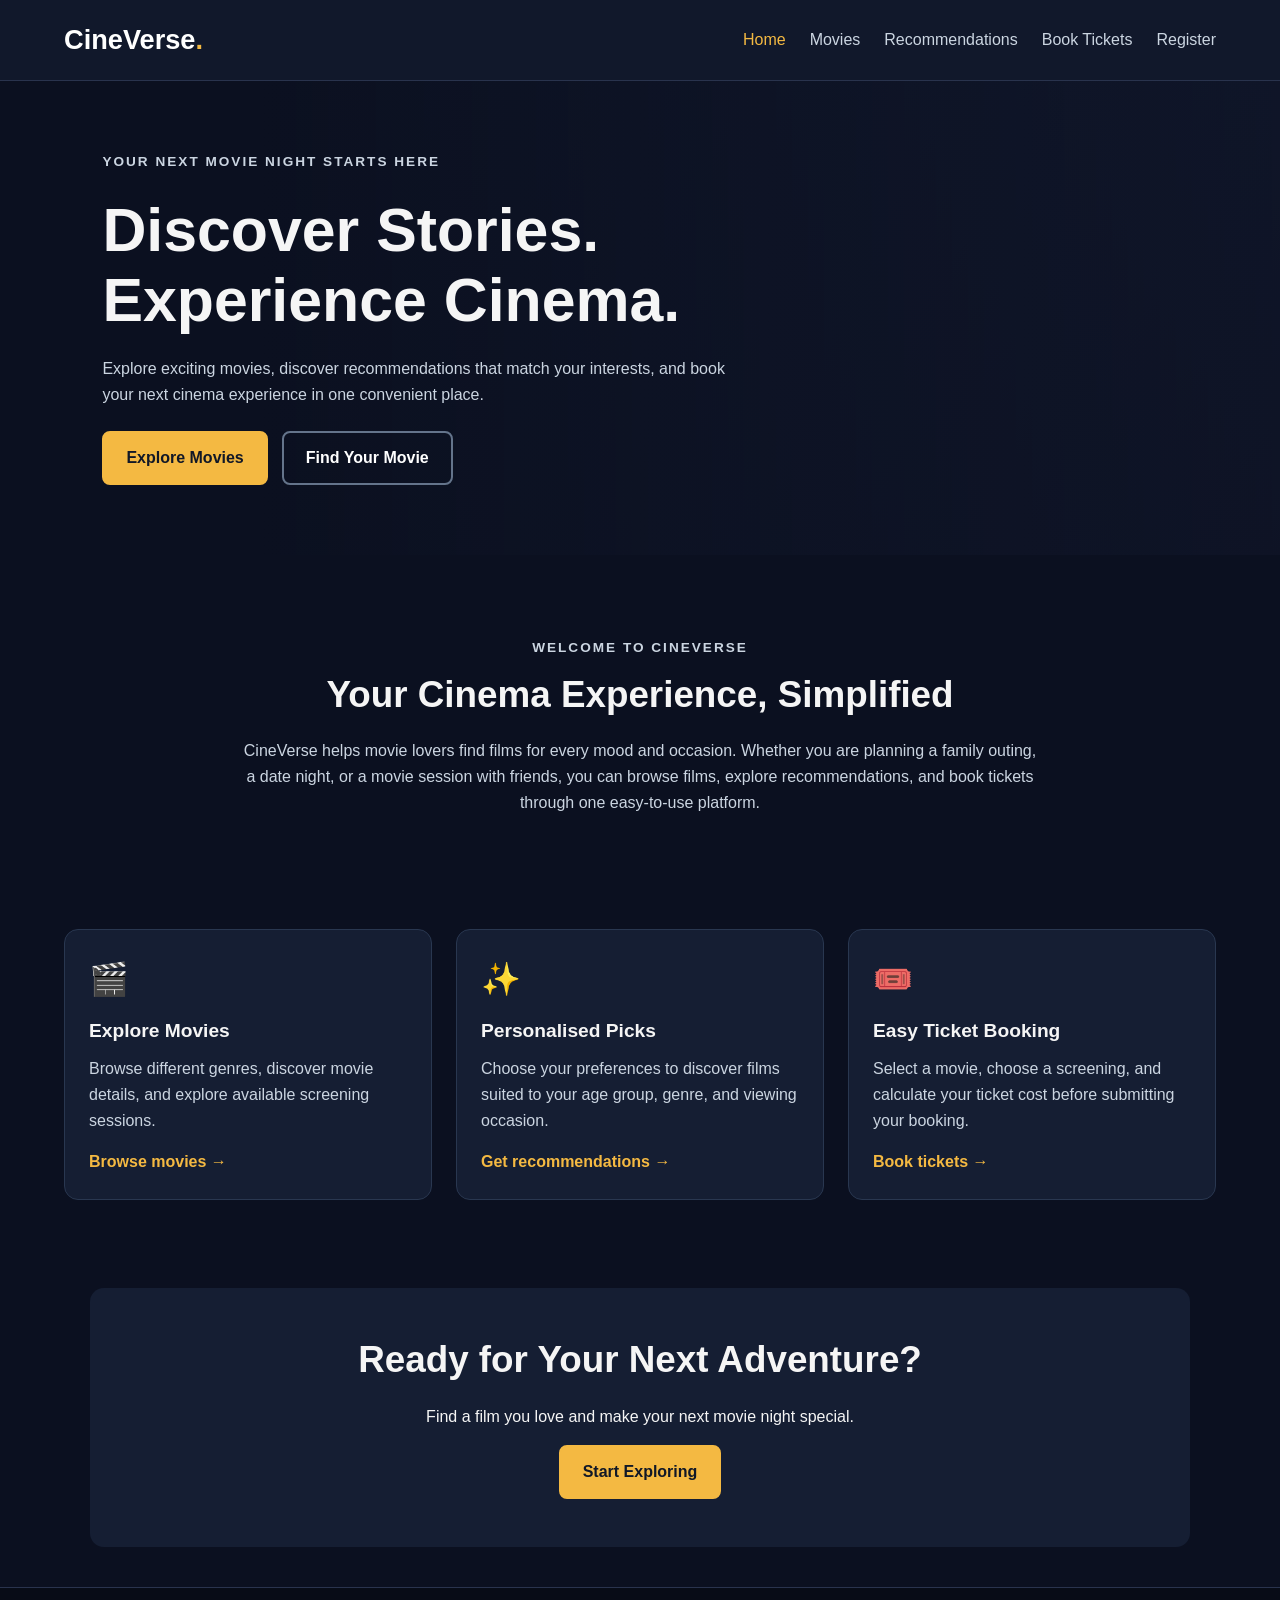
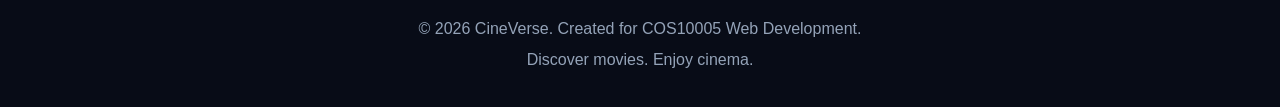
<file: assignment02/index.html>
<!DOCTYPE html>
<html lang="en">
<head>
    <meta charset="UTF-8">
    <meta name="viewport" content="width=device-width, initial-scale=1.0">

    <title>CineVerse | Movie Discovery & Booking</title>

    <link rel="stylesheet" href="css/style.css">
    <script src="css/js/script.js" defer></script>
</head>

<body>

    <!-- Website header and navigation -->
    <header class="site-header">
        <nav class="navbar" aria-label="Main navigation">

            <a href="index.html" class="logo">CineVerse<span>.</span></a>

            <ul class="nav-links">
                <li><a href="index.html" class="active" aria-current="page">Home</a></li>
                <li><a href="movies.html">Movies</a></li>
                <li><a href="recommend.html">Recommendations</a></li>
                <li><a href="booking.html">Book Tickets</a></li>
                <li><a href="register.html">Register</a></li>
            </ul>

        </nav>
    </header>

    <!-- Main home page content -->
    <main>

        <!-- Hero section introduces the platform -->
        <section class="hero">
            <div class="hero-content">

                <p class="eyebrow">YOUR NEXT MOVIE NIGHT STARTS HERE</p>

                <h1>Discover Stories.<br>Experience Cinema.</h1>

                <p class="hero-description">
                    Explore exciting movies, discover recommendations
                    that match your interests, and book your next cinema
                    experience in one convenient place.
                </p>

                <div class="hero-buttons">
                    <a href="movies.html" class="btn btn-primary">
                        Explore Movies
                    </a>

                    <a href="recommend.html" class="btn btn-secondary">
                        Find Your Movie
                    </a>
                </div>

            </div>
        </section>

        <!-- Introduction to the platform -->
        <section class="intro section-container">

            <p class="eyebrow">WELCOME TO CINEVERSE</p>

            <h2>Your Cinema Experience, Simplified</h2>

            <p>
                CineVerse helps movie lovers find films for every mood
                and occasion. Whether you are planning a family outing,
                a date night, or a movie session with friends, you can
                browse films, explore recommendations, and book tickets
                through one easy-to-use platform.
            </p>

        </section>

        <!-- Main platform services -->
        <section class="features section-container">

            <article class="feature-card">
                <div class="feature-icon" aria-hidden="true">🎬</div>
                <h3>Explore Movies</h3>
                <p>
                    Browse different genres, discover movie details,
                    and explore available screening sessions.
                </p>
                <a href="movies.html">Browse movies →</a>
            </article>

            <article class="feature-card">
                <div class="feature-icon" aria-hidden="true">✨</div>
                <h3>Personalised Picks</h3>
                <p>
                    Choose your preferences to discover films suited
                    to your age group, genre, and viewing occasion.
                </p>
                <a href="recommend.html">Get recommendations →</a>
            </article>

            <article class="feature-card">
                <div class="feature-icon" aria-hidden="true">🎟️</div>
                <h3>Easy Ticket Booking</h3>
                <p>
                    Select a movie, choose a screening, and calculate
                    your ticket cost before submitting your booking.
                </p>
                <a href="booking.html">Book tickets →</a>
            </article>

        </section>

        <!-- Call to action -->
        <section class="cta section-container">
            <h2>Ready for Your Next Adventure?</h2>

            <p>
                Find a film you love and make your next movie night special.
            </p>

            <a href="movies.html" class="btn btn-primary">
                Start Exploring
            </a>
        </section>

    </main>

    <!-- Website footer -->
    <footer class="site-footer">
        <p>&copy; 2026 CineVerse. Created for COS10005 Web Development.</p>
        <p>Discover movies. Enjoy cinema.</p>
    </footer>

</body>
</html>
</file>
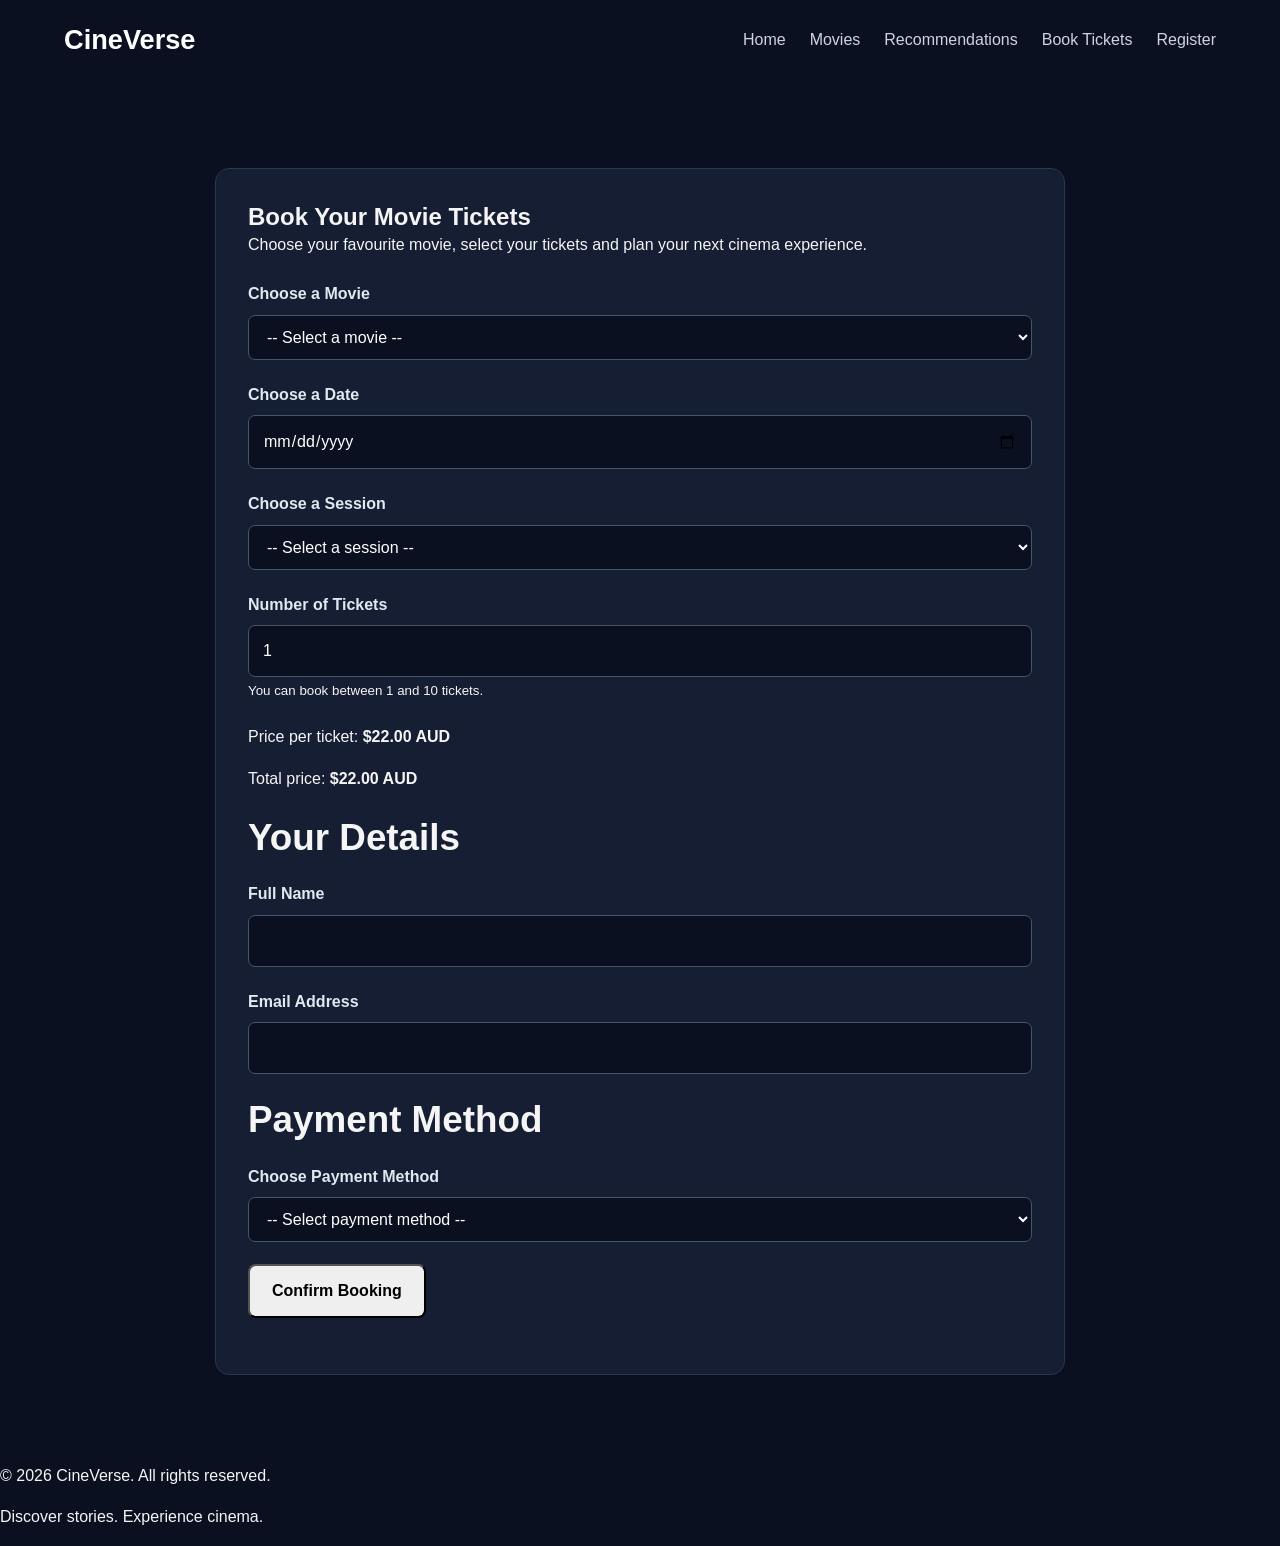
<file: assignment02/booking.html>
<!DOCTYPE html>
<html lang="en">

<head>
    <meta charset="UTF-8">
    <meta name="viewport" content="width=device-width, initial-scale=1.0">

    <meta name="description" content="Book movie tickets with CineVerse.">

    <title>Book Tickets | CineVerse</title>

    <link rel="stylesheet" href="css/style.css">
    <script src="css/js/script.js" defer></script>
</head>

<body>

    <!-- Website Navigation -->
    <header class="navbar">

        <a href="index.html" class="logo">CineVerse</a>

        <nav aria-label="Main navigation">
            <ul class="nav-links">
                <li><a href="index.html">Home</a></li>
                <li><a href="movies.html">Movies</a></li>
                <li><a href="recommend.html">Recommendations</a></li>
                <li><a href="booking.html" aria-current="page">Book Tickets</a></li>
                <li><a href="register.html">Register</a></li>
            </ul>
        </nav>

    </header>


    <!-- Main Content -->
    <main>

        <section class="section-container">

            <div class="form-container">

                <h1>Book Your Movie Tickets</h1>

                <p>
                    Choose your favourite movie, select your tickets
                    and plan your next cinema experience.
                </p>

                <form id="bookingForm" novalidate>

                    <!-- Select Movie -->
                    <div class="form-group">

                        <label for="movie">Choose a Movie</label>

                        <select id="movie" name="movie" required>

                            <option value="">-- Select a movie --</option>

                            <option value="Saiyaara" data-price="22">
                                Saiyaara
                            </option>

                            <option value="3 Idiots" data-price="22">
                                3 Idiots
                            </option>

                            <option value="Harry Potter and the Philosopher's Stone" data-price="22">
                                Harry Potter and the Philosopher's Stone
                            </option>

                            <option value="Aashiqui 2" data-price="22">
                                Aashiqui 2
                            </option>

                            <option value="How to Train Your Dragon" data-price="22">
                                How to Train Your Dragon
                            </option>

                            <option value="Spider-Man: Brand New Day" data-price="22">
                                Spider-Man: Brand New Day
                            </option>

                        </select>

                    </div>


                    <!-- Select Date -->
                    <div class="form-group">

                        <label for="bookingDate">Choose a Date</label>

                        <input
                            type="date"
                            id="bookingDate"
                            name="bookingDate"
                            required
                        >

                    </div>


                    <!-- Select Session -->
                    <div class="form-group">

                        <label for="session">Choose a Session</label>

                        <select id="session" name="session" required>

                            <option value="">-- Select a session --</option>

                            <option value="10:00 AM">10:00 AM</option>
                            <option value="1:00 PM">1:00 PM</option>
                            <option value="4:00 PM">4:00 PM</option>
                            <option value="7:00 PM">7:00 PM</option>

                        </select>

                    </div>


                    <!-- Number of Tickets -->
                    <div class="form-group">

                        <label for="ticketQuantity">Number of Tickets</label>

                        <input
                            type="number"
                            id="ticketQuantity"
                            name="ticketQuantity"
                            min="1"
                            max="10"
                            value="1"
                            required
                        >

                        <small>You can book between 1 and 10 tickets.</small>

                    </div>


                    <!-- Ticket Price -->
                    <div class="form-group">

                        <p>
                            Price per ticket:
                            <strong>$22.00 AUD</strong>
                        </p>

                        <p>
                            Total price:
                            <strong id="totalPrice">$22.00 AUD</strong>
                        </p>

                    </div>


                    <!-- Customer Details -->
                    <h2>Your Details</h2>

                    <div class="form-group">

                        <label for="customerName">Full Name</label>

                        <input
                            type="text"
                            id="customerName"
                            name="customerName"
                            autocomplete="name"
                            required
                            minlength="2"
                        >

                    </div>


                    <div class="form-group">

                        <label for="customerEmail">Email Address</label>

                        <input
                            type="email"
                            id="customerEmail"
                            name="customerEmail"
                            autocomplete="email"
                            required
                        >

                    </div>


                    <!-- Payment Method -->
                    <h2>Payment Method</h2>

                    <div class="form-group">

                        <label for="paymentMethod">Choose Payment Method</label>

                        <select
                            id="paymentMethod"
                            name="paymentMethod"
                            required
                        >

                            <option value="">-- Select payment method --</option>
                            <option value="card">Credit or Debit Card (Demo)</option>
                            <option value="paypal">PayPal (Demo)</option>

                        </select>

                    </div>


                    <!-- Booking Message -->
                    <p id="bookingMessage" role="status" aria-live="polite"></p>


                    <!-- Submit -->
                    <button type="submit" class="btn">
                        Confirm Booking
                    </button>

                </form>

            </div>

        </section>

    </main>


    <!-- Footer -->
    <footer>

        <p>&copy; 2026 CineVerse. All rights reserved.</p>

        <p>Discover stories. Experience cinema.</p>

    </footer>

</body>

</html>
</file>
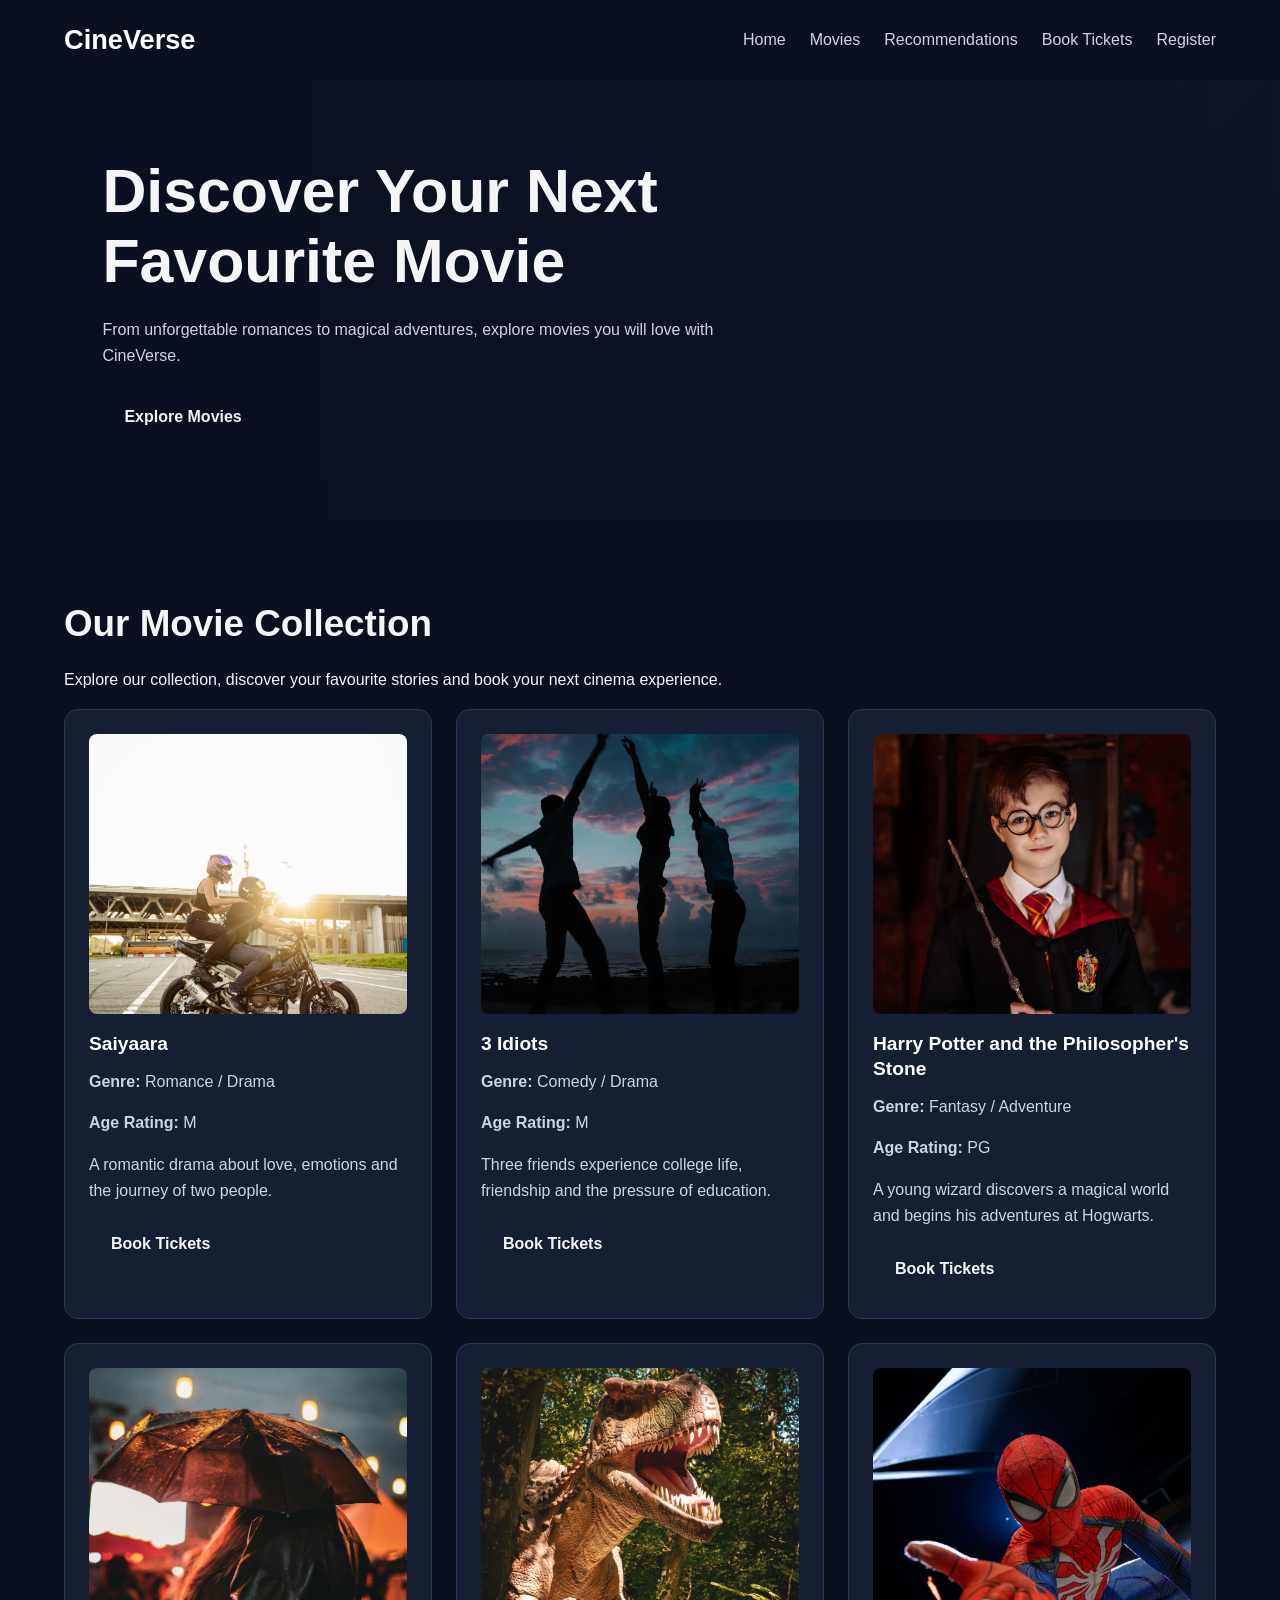
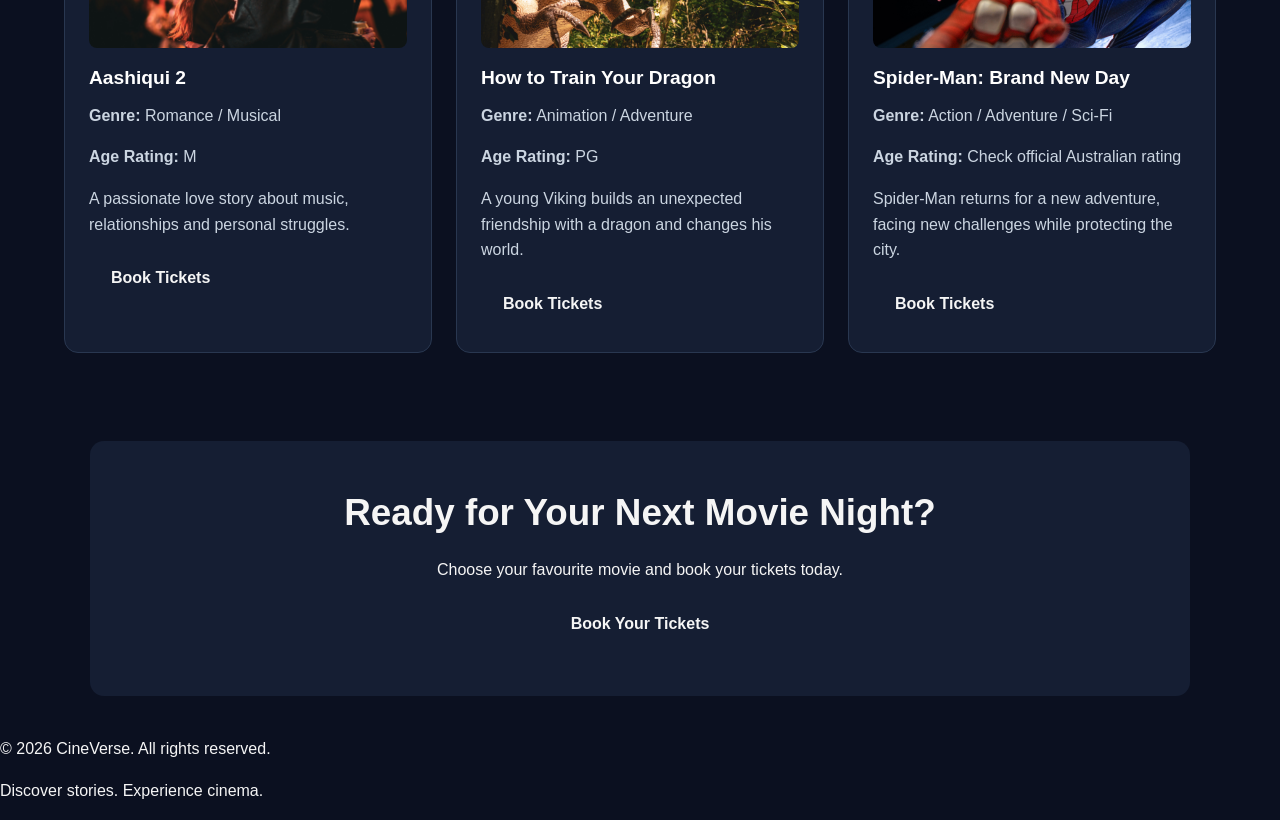
<file: assignment02/movies.html>
<!DOCTYPE html>
<html lang="en">

<head>
    <meta charset="UTF-8">
    <meta name="viewport" content="width=device-width, initial-scale=1.0">

    <meta name="description" content="Explore movies on CineVerse, discover your favourites and book your cinema tickets.">

    <title>Movies | CineVerse</title>

    <link rel="stylesheet" href="css/style.css">
    <script src="css/js/script.js" defer></script>
</head>

<body>

    <!-- Website Header and Navigation -->
    <header class="navbar">

        <a href="index.html" class="logo">CineVerse</a>

        <nav aria-label="Main navigation">
            <ul class="nav-links">
                <li><a href="index.html">Home</a></li>
                <li><a href="movies.html" aria-current="page">Movies</a></li>
                <li><a href="recommend.html">Recommendations</a></li>
                <li><a href="booking.html">Book Tickets</a></li>
                <li><a href="register.html">Register</a></li>
            </ul>
        </nav>

    </header>


    <!-- Main Content -->
    <main>

        <!-- Movies Page Introduction -->
        <section class="hero">

            <div class="hero-content">

                <h1>Discover Your Next Favourite Movie</h1>

                <p>
                    From unforgettable romances to magical adventures,
                    explore movies you will love with CineVerse.
                </p>

                <a href="#movie-collection" class="btn">
                    Explore Movies
                </a>

            </div>

        </section>


        <!-- Movie Collection -->
        <section id="movie-collection" class="section-container">

            <h2>Our Movie Collection</h2>

            <p>
                Explore our collection, discover your favourite stories
                and book your next cinema experience.
            </p>

            <div class="movies-grid">


                <!-- Movie 1: Saiyaara -->
                <article class="movie-card">

                
                        <img src="images/saiyaara.jpg"
                         alt="Saiyaara movie image"
                         loading="lazy">
                    

                    <div class="movie-info">

                        <h3>Saiyaara</h3>

                        <p><strong>Genre:</strong> Romance / Drama</p>

                        <p><strong>Age Rating:</strong> M</p>

                        <p>
                            A romantic drama about love, emotions
                            and the journey of two people.
                        </p>

                        <a href="booking.html" class="btn">
                            Book Tickets
                        </a>

                    </div>

                </article>


                <!-- Movie 2: 3 Idiots -->
                <article class="movie-card">

                   <img src="images/3idiots.jpg"
                    alt="3 Idiots movie image" 
                    loading="lazy">
                    

                    <div class="movie-info">

                        <h3>3 Idiots</h3>

                        <p><strong>Genre:</strong> Comedy / Drama</p>

                        <p><strong>Age Rating:</strong> M</p>

                        <p>
                            Three friends experience college life,
                            friendship and the pressure of education.
                        </p>

                        <a href="booking.html" class="btn">
                            Book Tickets
                        </a>

                    </div>

                </article>


                <!-- Movie 3: Harry Potter -->
                <article class="movie-card">

                    
                        <img src="images/harrypotter.jpg" 
                        alt="Harry Potter movie image" 
                        loading="lazy">
                    

                    <div class="movie-info">

                        <h3>Harry Potter and the Philosopher's Stone</h3>

                        <p><strong>Genre:</strong> Fantasy / Adventure</p>

                        <p><strong>Age Rating:</strong> PG</p>

                        <p>
                            A young wizard discovers a magical world
                            and begins his adventures at Hogwarts.
                        </p>

                        <a href="booking.html" class="btn">
                            Book Tickets
                        </a>

                    </div>

                </article>


                <!-- Movie 4: Aashiqui 2 -->
                <article class="movie-card">

                   <img src="images/aashiqui2.jpg" 
                   alt="Aashiqui 2 movie image" 
                   loading="lazy">
                    

                    <div class="movie-info">

                        <h3>Aashiqui 2</h3>

                        <p><strong>Genre:</strong> Romance / Musical</p>

                        <p><strong>Age Rating:</strong> M</p>

                        <p>
                            A passionate love story about music,
                            relationships and personal struggles.
                        </p>

                        <a href="booking.html" class="btn">
                            Book Tickets
                        </a>

                    </div>

                </article>


                <!-- Movie 5: How to Train Your Dragon -->
                <article class="movie-card">

                    <img src="images/dragon.jpg"
                     alt="How to Train Your Dragon movie image"
                      loading="lazy">

                    <div class="movie-info">

                        <h3>How to Train Your Dragon</h3>

                        <p><strong>Genre:</strong> Animation / Adventure</p>

                        <p><strong>Age Rating:</strong> PG</p>

                        <p>
                            A young Viking builds an unexpected friendship
                            with a dragon and changes his world.
                        </p>

                        <a href="booking.html" class="btn">
                            Book Tickets
                        </a>

                    </div>

                </article>


                <!-- Movie 6: Spider-Man: Brand New Day -->
                <article class="movie-card">

                    <img src="images/spiderman.jpg" 
                    alt="Spider-Man movie image"
                     loading="lazy">

                    <div class="movie-info">

                        <h3>Spider-Man: Brand New Day</h3>

                        <p><strong>Genre:</strong> Action / Adventure / Sci-Fi</p>

                        <p><strong>Age Rating:</strong> Check official Australian rating</p>

                        <p>
                        Spider-Man returns for a new adventure,
                        facing new challenges while protecting the city.
                        </p>

                        <a href="booking.html" class="btn">
                        Book Tickets
                        </a>

                    </div>

                </article>


            </div>

        </section>


        <!-- Call to Action -->
        <section class="cta">

            <h2>Ready for Your Next Movie Night?</h2>

            <p>
                Choose your favourite movie and book your tickets today.
            </p>

            <a href="booking.html" class="btn">
                Book Your Tickets
            </a>

        </section>

    </main>


    <!-- Website Footer -->
    <footer>

        <p>&copy; 2026 CineVerse. All rights reserved.</p>

        <p>Discover stories. Experience cinema.</p>

    </footer>

</body>

</html>
</file>
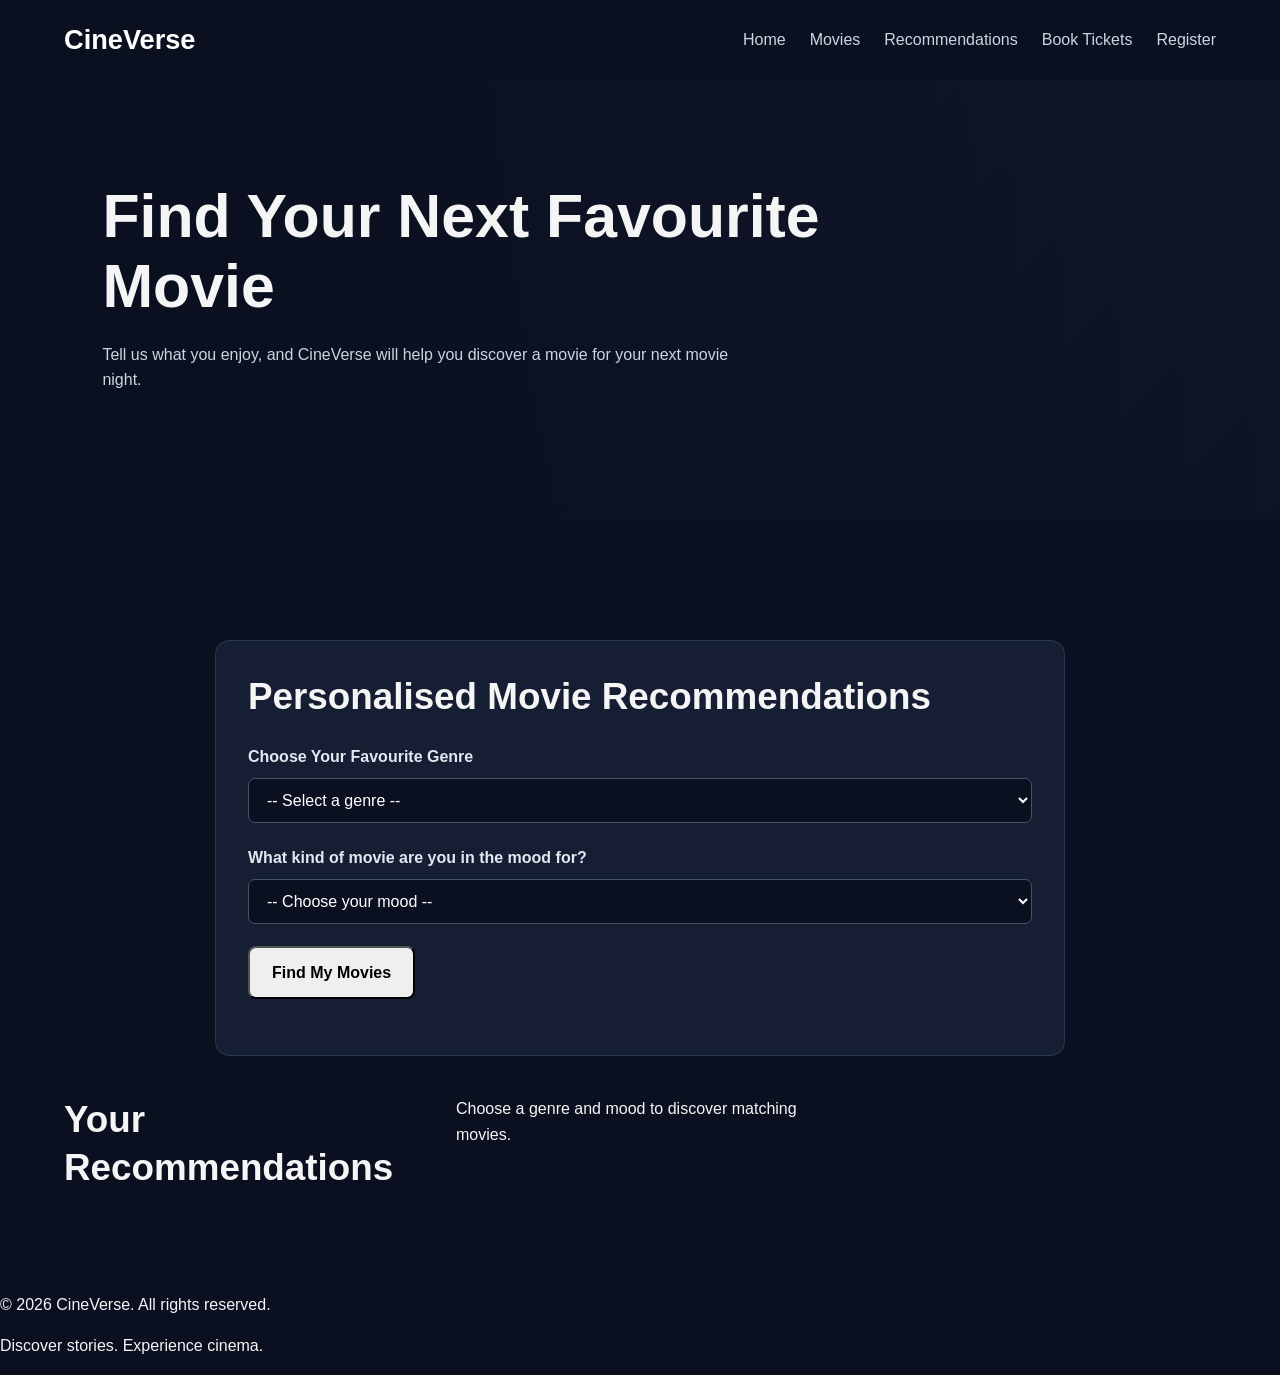
<file: assignment02/recommend.html>
<!DOCTYPE html>
<html lang="en">

<head>
    <meta charset="UTF-8">
    <meta name="viewport" content="width=device-width, initial-scale=1.0">

    <meta name="description" content="Find movies that match your interests with CineVerse recommendations.">

    <title>Movie Recommendations | CineVerse</title>

    <link rel="stylesheet" href="css/style.css">
    <script src="css/js/script.js" defer></script>
</head>

<body>

    <!-- Website Navigation -->
    <header class="navbar">

        <a href="index.html" class="logo">CineVerse</a>

        <nav aria-label="Main navigation">
            <ul class="nav-links">
                <li><a href="index.html">Home</a></li>
                <li><a href="movies.html">Movies</a></li>
                <li><a href="recommend.html" aria-current="page">Recommendations</a></li>
                <li><a href="booking.html">Book Tickets</a></li>
                <li><a href="register.html">Register</a></li>
            </ul>
        </nav>

    </header>


    <!-- Main Content -->
    <main>

        <section class="hero">

            <div class="hero-content">

                <h1>Find Your Next Favourite Movie</h1>

                <p>
                    Tell us what you enjoy, and CineVerse will help you
                    discover a movie for your next movie night.
                </p>

            </div>

        </section>


        <!-- Recommendation Form -->
        <section class="section-container">

            <div class="form-container">

                <h2>Personalised Movie Recommendations</h2>

                <form id="recommendationForm">

                    <div class="form-group">

                        <label for="genre">Choose Your Favourite Genre</label>

                        <select id="genre" name="genre" required>

                            <option value="">-- Select a genre --</option>
                            <option value="romance">Romance</option>
                            <option value="comedy">Comedy</option>
                            <option value="fantasy">Fantasy</option>
                            <option value="animation">Animation</option>
                            <option value="action">Action</option>
                            <option value="drama">Drama</option>
                            <option value="adventure">Adventure</option>
                            <option value="musical">Musical</option>

                        </select>

                    </div>


                    <div class="form-group">

                        <label for="mood">What kind of movie are you in the mood for?</label>

                        <select id="mood" name="mood" required>

                            <option value="">-- Choose your mood --</option>
                            <option value="fun">Something fun</option>
                            <option value="emotional">Something emotional</option>
                            <option value="magical">Something magical</option>
                            <option value="exciting">Something exciting</option>

                        </select>

                    </div>


                    <button type="submit" class="btn">
                        Find My Movies
                    </button>

                </form>

            </div>


            <!-- Recommendation Results -->
            <section id="recommendationResults"
                class="recommendation-results"
                aria-live="polite"
                aria-label="Recommended movies">

                <h2>Your Recommendations</h2>

                <p>
                    Choose a genre and mood to discover matching movies.
                </p>

            </section>

        </section>

    </main>


    <!-- Footer -->
    <footer>

        <p>&copy; 2026 CineVerse. All rights reserved.</p>

        <p>Discover stories. Experience cinema.</p>

    </footer>

</body>

</html>
</file>
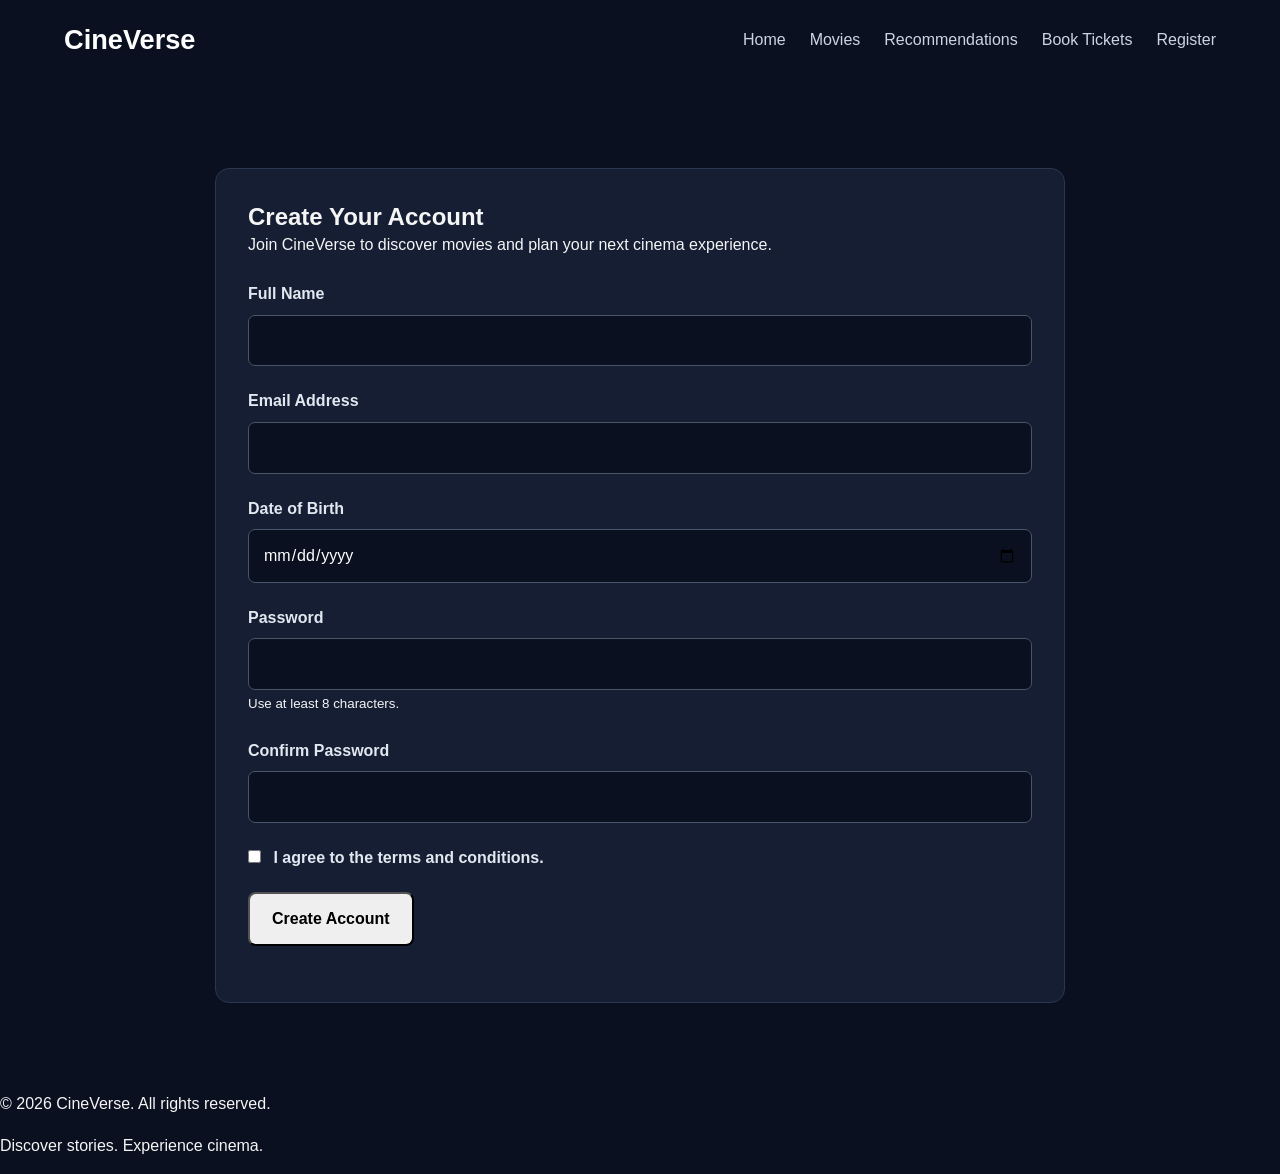
<file: assignment02/register.html>
<!DOCTYPE html>
<html lang="en">

<head>
    <meta charset="UTF-8">
    <meta name="viewport" content="width=device-width, initial-scale=1.0">

    <meta name="description" content="Create your CineVerse account to explore movies and enjoy your cinema experience.">

    <title>Register | CineVerse</title>

    <link rel="stylesheet" href="css/style.css">
    <script src="css/js/script.js" defer></script>
</head>

<body>

    <!-- Website Header -->
    <header class="navbar">

        <a href="index.html" class="logo">CineVerse</a>

        <nav aria-label="Main navigation">
            <ul class="nav-links">
                <li><a href="index.html">Home</a></li>
                <li><a href="movies.html">Movies</a></li>
                <li><a href="recommend.html">Recommendations</a></li>
                <li><a href="booking.html">Book Tickets</a></li>
                <li><a href="register.html" aria-current="page">Register</a></li>
            </ul>
        </nav>

    </header>


    <!-- Main Content -->
    <main>

        <section class="section-container">

            <div class="form-container">

                <h1>Create Your Account</h1>

                <p>
                    Join CineVerse to discover movies and plan your next
                    cinema experience.
                </p>

                <form id="registerForm" novalidate>

                    <!-- Full Name -->
                    <div class="form-group">
                        <label for="fullName">Full Name</label>

                        <input
                            type="text"
                            id="fullName"
                            name="fullName"
                            autocomplete="name"
                            required
                            minlength="2"
                        >
                    </div>


                    <!-- Email -->
                    <div class="form-group">
                        <label for="email">Email Address</label>

                        <input
                            type="email"
                            id="email"
                            name="email"
                            autocomplete="email"
                            required
                        >
                    </div>


                    <!-- Date of Birth -->
                    <div class="form-group">
                        <label for="dob">Date of Birth</label>

                        <input
                            type="date"
                            id="dob"
                            name="dob"
                            autocomplete="bday"
                            required
                        >
                    </div>


                    <!-- Password -->
                    <div class="form-group">
                        <label for="password">Password</label>

                        <input
                            type="password"
                            id="password"
                            name="password"
                            autocomplete="new-password"
                            minlength="8"
                            required
                            aria-describedby="passwordHelp"
                        >

                        <small id="passwordHelp">
                            Use at least 8 characters.
                        </small>
                    </div>


                    <!-- Confirm Password -->
                    <div class="form-group">
                        <label for="confirmPassword">Confirm Password</label>

                        <input
                            type="password"
                            id="confirmPassword"
                            name="confirmPassword"
                            autocomplete="new-password"
                            minlength="8"
                            required
                        >
                    </div>


                    <!-- Terms and Conditions -->
                    <div class="form-group">

                        <label>
                            <input
                                type="checkbox"
                                id="terms"
                                name="terms"
                                required
                            >

                            I agree to the terms and conditions.
                        </label>

                    </div>


                    <!-- Form Message -->
                    <p id="registerMessage" role="status" aria-live="polite"></p>


                    <!-- Submit Button -->
                    <button type="submit" class="btn">
                        Create Account
                    </button>

                </form>

            </div>

        </section>

    </main>


    <!-- Footer -->
    <footer>
        <p>&copy; 2026 CineVerse. All rights reserved.</p>
        <p>Discover stories. Experience cinema.</p>
    </footer>

</body>

</html>
</file>
<file: assignment02/css/style.css>
/* =====================================
   CineVerse - Website Styling
   ===================================== */

/* Basic reset */
* {
    margin: 0;
    padding: 0;
    box-sizing: border-box;
}

html {
    scroll-behavior: smooth;
}

body {
    font-family: Arial, Helvetica, sans-serif;
    background-color: #0b1020;
    color: #f5f5f5;
    line-height: 1.6;
    font-size: 16px;
}

img {
    max-width: 100%;
    height: auto;
    display: block;
}

a {
    color: inherit;
    text-decoration: none;
}

button,
input,
select,
textarea {
    font: inherit;
}

/* Website header */
.site-header {
    background-color: #11182b;
    border-bottom: 1px solid #29334d;
    position: sticky;
    top: 0;
    z-index: 100;
}

.navbar {
    max-width: 1200px;
    margin: 0 auto;
    padding: 18px 24px;
    display: flex;
    align-items: center;
    justify-content: space-between;
    gap: 24px;
}

.logo {
    font-size: 1.7rem;
    font-weight: bold;
    color: #ffffff;
}

.logo span {
    color: #f4b942;
}

.nav-links {
    display: flex;
    align-items: center;
    gap: 24px;
    list-style: none;
    flex-wrap: wrap;
}

.nav-links a {
    color: #cbd5e1;
    transition: color 0.3s ease;
}

.nav-links a:hover,
.nav-links a.active {
    color: #f4b942;
}

/* Main page containers */
main {
    min-height: 70vh;
}

section {
    margin-bottom: 32px;
}

.section-container {
    max-width: 1200px;
    margin: 0 auto;
    padding: 48px 24px;
}

/* Home page hero */
.hero {
    min-height: 440px;
    display: flex;
    align-items: center;
    padding: 70px 8%;
    background:
        linear-gradient(90deg, #0b1020 20%, rgba(11, 16, 32, 0.75)),
        linear-gradient(135deg, #25365c, #171d35);
}

.hero-content {
    max-width: 750px;
}

.eyebrow {
    color: #f4b942;
    font-size: 0.85rem;
    font-weight: bold;
    letter-spacing: 2px;
    margin-bottom: 12px;
}

.hero h1 {
    font-size: clamp(2rem, 5vw, 3.8rem);
    line-height: 1.15;
    margin-bottom: 20px;
}

.hero p {
    color: #cbd5e1;
    margin-bottom: 24px;
    max-width: 650px;
}

/* Buttons */
.hero-buttons {
    display: flex;
    gap: 14px;
    flex-wrap: wrap;
    margin-top: 24px;
}

.btn {
    display: inline-block;
    padding: 12px 22px;
    border-radius: 8px;
    font-weight: bold;
    text-align: center;
    transition: 0.3s ease;
    cursor: pointer;
}

.btn-primary {
    background-color: #f4b942;
    color: #111827;
    border: 2px solid #f4b942;
}

.btn-primary:hover {
    background-color: #ffd477;
    border-color: #ffd477;
}

.btn-secondary {
    background-color: transparent;
    color: #ffffff;
    border: 2px solid #64748b;
}

.btn-secondary:hover {
    border-color: #f4b942;
    color: #f4b942;
}

/* General headings */
h1,
h2,
h3 {
    line-height: 1.3;
}

h2 {
    font-size: clamp(1.6rem, 3vw, 2.3rem);
    margin-bottom: 20px;
}

h3 {
    font-size: 1.2rem;
    margin-bottom: 12px;
}

p {
    margin-bottom: 16px;
}

/* Home page introduction */
.intro {
    max-width: 850px;
    margin: 0 auto;
    padding: 50px 24px;
    text-align: center;
}

.intro p {
    color: #cbd5e1;
}

/* Feature cards and movie cards */
.features,
.movie-grid,
.movies-grid,
.recommendation-results {
    display: grid;
    grid-template-columns: repeat(3, minmax(0, 1fr));
    gap: 24px;
}

.feature-card,
.movie-card,
.recommendation-card {
    background-color: #151e33;
    border: 1px solid #293750;
    border-radius: 14px;
    padding: 24px;
    overflow: hidden;
    transition: transform 0.3s ease, border-color 0.3s ease;
}

.feature-card:hover,
.movie-card:hover,
.recommendation-card:hover {
    transform: translateY(-5px);
    border-color: #f4b942;
}

.feature-icon {
    font-size: 2rem;
    margin-bottom: 14px;
}

.feature-card p,
.movie-card p,
.recommendation-card p {
    color: #cbd5e1;
}

.feature-card a {
    color: #f4b942;
    font-weight: bold;
}

/* Movie posters */
.movie-card img,
.movie-poster {
    width: 100%;
    height: 280px;
    object-fit: cover;
    border-radius: 8px;
    margin-bottom: 18px;
    background-color: #29334d;
}

.movie-card h3 {
    color: #ffffff;
}

.movie-details {
    color: #cbd5e1;
    font-size: 0.95rem;
}

.movie-price {
    color: #f4b942;
    font-weight: bold;
    font-size: 1.1rem;
}

/* Forms */
form {
    max-width: 850px;
    margin: 24px auto;
}

.form-container {
    max-width: 850px;
    margin: 40px auto;
    padding: 32px;
    background-color: #151e33;
    border: 1px solid #293750;
    border-radius: 14px;
}

.form-group {
    margin-bottom: 22px;
}

label {
    display: block;
    margin-bottom: 8px;
    font-weight: bold;
    color: #e2e8f0;
}

input,
select,
textarea {
    width: 100%;
    padding: 12px 14px;
    background-color: #0b1020;
    color: #ffffff;
    border: 1px solid #475569;
    border-radius: 7px;
}

input:focus,
select:focus,
textarea:focus {
    outline: 2px solid #f4b942;
    outline-offset: 2px;
}

input[type="radio"],
input[type="checkbox"] {
    width: auto;
    margin-right: 8px;
}

input[type="radio"] + label,
input[type="checkbox"] + label {
    display: inline-block;
    margin-right: 16px;
}

textarea {
    min-height: 110px;
    resize: vertical;
}

.error-message,
.error {
    color: #ff8b8b;
    font-size: 0.9rem;
    margin-top: 6px;
}

.success-message {
    color: #86efac;
    margin-top: 12px;
}

/* Recommendation and booking results */
.recommendation-results {
    margin-top: 28px;
}

.booking-summary,
.price-summary {
    background-color: #202b43;
    border: 1px solid #475569;
    padding: 20px;
    border-radius: 10px;
    margin: 20px 0;
}

.price-summary strong {
    color: #f4b942;
    font-size: 1.3rem;
}

/* Call to action */
.cta {
    text-align: center;
    padding: 48px 24px;
    background-color: #151e33;
    border-radius: 14px;
    margin: 40px auto;
    max-width: 1100px;
}

/* Footer */
.site-footer {
    background-color: #080c17;
    border-top: 1px solid #29334d;
    text-align: center;
    padding: 28px 20px;
    color: #94a3b8;
}

.site-footer p {
    margin-bottom: 6px;
}

/* Accessible keyboard navigation */
a:focus-visible,
button:focus-visible {
    outline: 3px solid #f4b942;
    outline-offset: 4px;
}

/* Tablet responsive design */
@media (max-width: 1023px) {
    .navbar {
        flex-direction: column;
        gap: 16px;
    }

    .nav-links {
        justify-content: center;
        gap: 16px;
    }

    .features,
    .movie-grid,
    .movies-grid,
    .recommendation-results {
        grid-template-columns: repeat(2, minmax(0, 1fr));
    }

    .hero {
        padding: 55px 6%;
    }
}

/* Mobile responsive design */
@media (max-width: 767px) {
    body {
        font-size: 15px;
    }

    .navbar {
        padding: 16px;
    }

    .logo {
        font-size: 1.5rem;
    }

   .nav-links {
    display: flex;
    justify-content: center;
    align-items: center;
    gap: 8px 14px;
    flex-wrap: wrap;
    width: 100%;
    font-size: 0.85rem;
    }

    .nav-links li {
    margin: 0;
    }

.nav-links a {
    display: inline-block;
    white-space: nowrap;
}

    .hero {
        min-height: 350px;
        padding: 40px 22px;
    }

    .hero h1 {
        font-size: 2.2rem;
    }

    .section-container {
        padding: 32px 18px;
    }

    .features,
    .movie-grid,
    .movies-grid,
    .recommendation-results {
        grid-template-columns: 1fr;
    }

    .form-container {
        margin: 24px 14px;
        padding: 20px;
    }

    .movie-card img,
    .movie-poster {
        height: 320px;
    }

    .cta {
        margin: 24px 14px;
        padding: 32px 18px;
    }

    .hero-buttons {
        flex-direction: column;
        align-items: stretch;
    }
    }
    /* Prevent unwanted horizontal scrolling */
    html,
    body {
    width: 100%;
    max-width: 100%;
    overflow-x: clip;
    }

    img,
    video,
    iframe {
    max-width: 100%;
    }

    input,
    select,
    textarea {
    max-width: 100%;
    }
</file>
